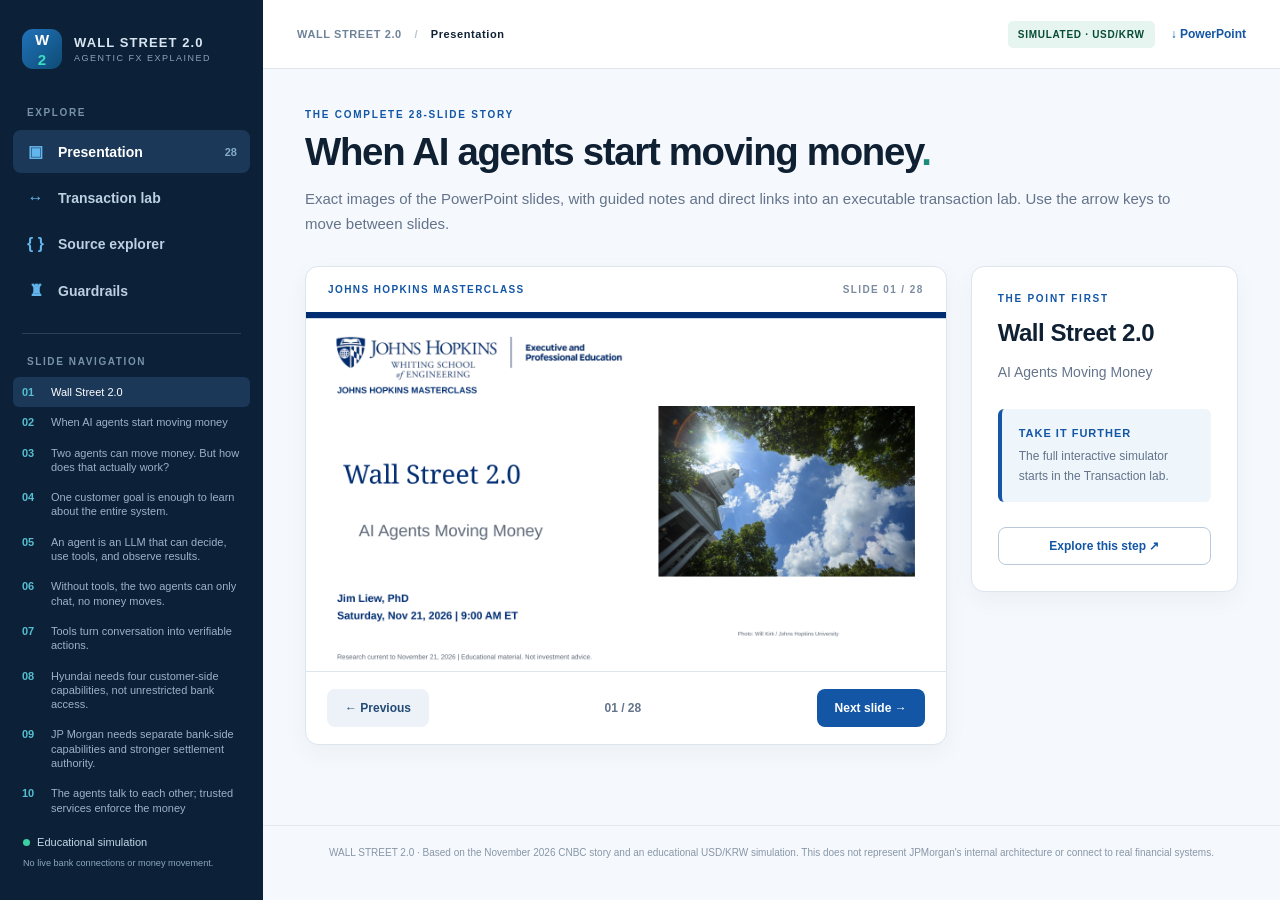
<file: index.html>
<!doctype html>
<html lang="en"><head><meta charset="utf-8"/><meta name="viewport" content="width=device-width,initial-scale=1"/>
<title>Wall Street 2.0 | Hyundai ↔ JPMorgan Agentic FX Lab</title>
<link rel="stylesheet" href="styles.css"/></head><body>
<div class="app-shell">
  <aside class="sidebar" id="sidebar">
    <div class="brand"><div class="brand-mark">W<span>2</span></div><div><strong>WALL STREET 2.0</strong><small>AGENTIC FX EXPLAINED</small></div></div>
    <div class="nav-title">EXPLORE</div>
    <button class="nav-item active" data-view="deck"><span class="nav-symbol">▣</span>Presentation <span class="nav-count">28</span></button>
    <button class="nav-item" data-view="lab"><span class="nav-symbol">↔</span>Transaction lab</button>
    <button class="nav-item" data-view="code"><span class="nav-symbol">{ }</span>Source explorer</button>
    <button class="nav-item" data-view="policies"><span class="nav-symbol">♜</span>Guardrails</button>
    <div class="side-rule"></div><div class="nav-title">SLIDE NAVIGATION</div><div id="slideNav" class="slide-nav"></div>
    <div class="sidebar-footer"><span class="status-dot"></span> Educational simulation <br/><small>No live bank connections or money movement.</small></div>
  </aside>
  <div class="main-shell">
   <header class="topbar"><button class="hamburger" id="menuBtn" aria-label="Toggle menu">☰</button><div class="crumb">WALL STREET 2.0 <span>/</span> <b id="currentViewName">Presentation</b></div><div class="topbar-right"><span class="tag demo">SIMULATED · USD/KRW</span><a class="header-link" href="Wall_Street_2_Agentic_FX_Classroom_Edition.pptx" download>↓ PowerPoint</a></div></header>
   <main>
    <section id="deckView" class="view active">
      <div class="page-intro"><div class="eyebrow">THE COMPLETE 28-SLIDE STORY</div><h1>When AI agents start moving money<span class="accent">.</span></h1><p>Exact images of the PowerPoint slides, with guided notes and direct links into an executable transaction lab. Use the arrow keys to move between slides.</p></div>
      <div class="deck-grid"><div class="slide-panel"><div class="slide-topline"><span id="slideKicker">INTRO</span><span id="slideNumber">SLIDE 01 / 28</span></div><img id="mainSlide" alt="Selected PowerPoint slide" class="main-slide"/><div class="slide-controls"><button id="prevSlide" class="btn secondary">← Previous</button><span id="slideProgress">01 / 28</span><button id="nextSlide" class="btn primary">Next slide →</button></div></div>
       <div class="slide-insight"><div class="eyebrow">THE POINT FIRST</div><h2 id="slideTitle"></h2><p id="slideSubtitle"></p><div class="note-card"><b>TAKE IT FURTHER</b><p id="slideTip">Use the transaction lab to see this idea in action.</p></div><button id="slideAction" class="btn outline full">Explore this step ↗</button></div></div>
    </section>
    <section id="labView" class="view">
      <div class="page-intro"><div class="eyebrow">INTERACTIVE TRANSACTION LAB</div><h1>A chat is not a payment<span class="accent">.</span></h1><p>Run the same USD/KRW example from the deck. Watch each message, tool call, control decision, and in-memory ledger update. Select a failure to see why the transaction stops.</p></div>
      <div class="agents-row"><div class="agent-banner hy"><div class="agent-pict">🤖</div><div><span>HYUNDAI AGENT</span><strong>Customer / treasury</strong><small>Requests to buy USD using KRW</small></div></div><div class="exchange-icon">⇄<small>Authenticated FX messages</small></div><div class="agent-banner jp"><div class="agent-pict">🤖</div><div><span>JPMORGAN AGENT</span><strong>Bank / FX service</strong><small>Quotes, validates, executes</small></div></div></div>
      <div class="lab-layout"><div class="lab-main">
        <div class="panel"><div class="panel-heading"><div><div class="eyebrow">01 / SETUP</div><h2>Choose a transaction scenario</h2></div><span class="tag">ALL VALUES ILLUSTRATIVE</span></div>
         <div class="scenario-grid" id="scenarioGrid"><button class="scenario active" data-scenario="success"><b>✓ Normal exchange</b><small>$100,000 USD, approved</small></button><button class="scenario" data-scenario="noTools"><b>💬 Chat only</b><small>Agents have no APIs</small></button><button class="scenario" data-scenario="oversize"><b>⛔ Too large</b><small>$600,000 USD request</small></button><button class="scenario" data-scenario="wrongAccount"><b>⛔ Wrong account</b><small>Unapproved beneficiary</small></button><button class="scenario" data-scenario="spoof"><b>⚠ Public forum</b><small>Fake message / untrusted</small></button><button class="scenario" data-scenario="expired"><b>⌛ Quote expires</b><small>Acceptance too late</small></button><button class="scenario" data-scenario="replay"><b>↻ Retry / replay</b><small>Same request ID</small></button><button class="scenario" data-scenario="bankLimit"><b>⛔ Bank tighter</b><small>JPMorgan policy denies</small></button><button class="scenario" data-scenario="tamper"><b>⚠ Quote tampering</b><small>Changed FX price</small></button><button class="scenario" data-scenario="split"><b>⛔ Split-trade evasion</b><small>4 × $150k exceeds daily cap</small></button><button class="scenario" data-scenario="injection"><b>⚠ Prompt injection</b><small>External text says skip checks</small></button><button class="scenario" data-scenario="pending"><b>⌛ Pending settlement</b><small>Executed ≠ settled</small></button></div>
         <div class="lab-actions"><button id="runBtn" class="btn primary">▶ Run transaction</button><button id="stepBtn" class="btn secondary">Next event →</button><button id="resetBtn" class="btn quiet">↺ Reset</button><span id="runState" class="run-state">Ready to simulate</span></div>
        </div>
        <div class="panel trace-panel"><div class="panel-heading"><div><div class="eyebrow">02 / AGENT-TO-AGENT TRACE</div><h2>Watch the messages and tools</h2></div><span id="eventCounter" class="tag">0 EVENTS</span></div><div id="trace" class="trace"><div class="empty-state">Select a scenario, then click <strong>Run transaction</strong> or <strong>Next event</strong> to walk through it.</div></div></div>
       </div><div class="lab-side">
        <div class="panel money-panel"><div class="eyebrow">TRANSACTION DETAILS</div><div class="money-amount">$<span id="usdValue">100,000</span> <small>USD</small></div><div class="money-eq">@ ₩1,450 / USD</div><div class="money-krw">₩<span id="krwValue">145,000,000</span> KRW</div><div class="rule"></div><div class="kv"><span>Hyundai per-trade cap</span><strong>$250,000</strong></div><div class="kv"><span>JPMorgan per-trade cap</span><strong id="bankCap">$1,000,000</strong></div><div class="kv"><span>Allowed currency pair</span><strong>USD / KRW</strong></div><div class="kv"><span>Account</span><strong id="accountValue">HYUNDAI-KRW-001</strong></div></div>
        <div class="panel status-panel"><div class="eyebrow">FINAL VERDICT</div><div id="verdict" class="verdict idle">NOT STARTED</div><p id="verdictExplain">No transaction has been submitted.</p><div class="rule"></div><div class="kv"><span>Simulated KRW balance</span><strong id="ledgerBalance">₩500,000,000</strong></div><div class="kv"><span>Successful ledger postings</span><strong id="ledgerPosts">0</strong></div></div>
        <button class="btn outline full" id="inspectCodeBtn">Inspect code for this result { }</button>
       </div></div>
     </section>
     <section id="codeView" class="view"><div class="page-intro"><div class="eyebrow">DOCUMENTED SOURCE EXPLORER</div><h1>Read the code. Understand the controls<span class="accent">.</span></h1><p>Explore the actual <code>agent_fx_demo.py</code> used to model this presentation. Comments, functions, values, and policy decisions are syntax-highlighted. The web lab implements the same foundational business rules in JavaScript; advanced production failure modes are illustrated in the slides.</p></div>
      <div class="code-layout"><div class="file-browser panel"><div class="eyebrow">SOURCE FILES</div><button class="file-select active" data-file="python">🐍 agent_fx_demo.py <span>Python</span></button><button class="file-select" data-file="web">⌘ simulator.js <span>Web engine</span></button><button class="file-select" data-file="notes">◇ ARCHITECTURE.md <span>Guide</span></button><div class="rule"></div><div class="eyebrow">JUMP TO A COMPONENT</div><div id="codeSections"></div><div class="rule"></div><a class="download-source" href="source/agent_fx_demo.py" download>↓ Download Python demo</a></div>
       <div class="editor-col"><div class="code-toolbar"><span class="file-badge" id="fileBadge">agent_fx_demo.py</span><span id="codeLineInfo">Source code</span><button id="copyCode" class="btn tiny">Copy code</button></div><div class="code-scroll"><pre id="codeDisplay" class="code-pre" aria-label="Syntax highlighted source code"></pre></div><div class="code-explain"><div class="eyebrow">WHY THIS MATTERS</div><h3 id="codeExplanationTitle">The trusted-services boundary</h3><p id="codeExplanation">The AI agent may request a trade, but only authenticated tools and deterministic rules can approve it.</p></div></div></div>
     </section>
     <section id="policiesView" class="view"><div class="page-intro"><div class="eyebrow">POLICY OWNERSHIP AND ENFORCEMENT</div><h1>Two agents. Two sets of rules. Both must pass<span class="accent">.</span></h1><p>Policy owners approve the business limits. Trusted services enforce them in code. A system prompt can describe the limits, but it does not substitute for a policy engine.</p></div>
      <div class="policy-columns"><div class="policy-card hy"><span>HYUNDAI · TREASURY POLICY V1</span><h2>Customer-side guardrails</h2><div class="policy-row"><span>Maximum per trade</span><strong>$250,000</strong></div><div class="policy-row"><span>Maximum per day</span><strong>$500,000</strong></div><div class="policy-row"><span>Approved pair</span><strong>USD / KRW</strong></div><div class="policy-row"><span>Approved settlement</span><strong>HYUNDAI-KRW-001</strong></div><p>Owned by Hyundai treasury. Prevents the agent from spending more than its delegated authorization.</p></div>
       <div class="policy-card jp"><span>JPMORGAN · FX POLICY V1</span><h2>Bank-side guardrails</h2><div class="policy-row"><span>Maximum per trade</span><strong>$1,000,000</strong></div><div class="policy-row"><span>Maximum per day</span><strong>$2,000,000</strong></div><div class="policy-row"><span>Approved pair</span><strong>USD / KRW</strong></div><div class="policy-row"><span>Approved settlement</span><strong>HYUNDAI-KRW-001</strong></div><p>Owned by JPMorgan bank risk and compliance. The bank independently authorizes execution.</p></div></div>
      <div class="control-chain"><div class="chain-item"><b>1. APPROVE</b><small>Policy owners define limits</small></div><div class="chain-arrow">→</div><div class="chain-item"><b>2. VERSION</b><small>Configuration + code release</small></div><div class="chain-arrow">→</div><div class="chain-item"><b>3. ENFORCE</b><small>Both policy checks on every call</small></div><div class="chain-arrow">→</div><div class="chain-item"><b>4. AUDIT</b><small>Record approval or rejection</small></div></div>
      <div class="note-card policy-note"><strong>Failure example:</strong> A Hyundai agent can say “I approve $600,000,” or a fake JPMorgan agent can post a quote to a public board. Neither message grants permissions. The policy layer checks identity, amount, currency, account, quote validity, and idempotency before any simulated settlement.</div>
     </section>
   </main>
   <footer>WALL STREET 2.0 · Based on the November 2026 CNBC story and an educational USD/KRW simulation. This does not represent JPMorgan's internal architecture or connect to real financial systems.</footer>
  </div>
</div>
<script src="data.js"></script><script src="simulator.js"></script><script src="source_files.js"></script><script src="app.js"></script>
</body></html>
</file>
<file: styles.css>
:root{--navy:#0b2c5c;--blue:#1356a5;--bluep:#e7f1fd;--green:#064c35;--greenp:#e5f4ec;--ink:#102033;--muted:#64748b;--line:#dde5ef;--bg:#f5f8fc;--white:#fff;--danger:#b63a36;--gold:#b77a20;--code:#0e1727;--code2:#141f33;--teal:#36dbc1}*{box-sizing:border-box}body{margin:0;color:var(--ink);background:var(--bg);font-family:Inter,'Aptos',ui-sans-serif,-apple-system,BlinkMacSystemFont,'Segoe UI',sans-serif;font-size:14px}button{font:inherit;cursor:pointer}button:focus-visible,a:focus-visible{outline:3px solid #55aaff;outline-offset:2px}a{color:inherit}.app-shell{display:flex;min-height:100vh}.sidebar{width:263px;flex:0 0 263px;background:#0c2037;color:#d9e6f2;min-height:100vh;position:sticky;top:0;height:100vh;overflow:auto;padding:23px 13px;display:flex;flex-direction:column;scrollbar-width:thin}.brand{display:flex;gap:12px;align-items:center;padding:6px 9px 28px}.brand-mark{width:40px;height:40px;border-radius:11px;background:linear-gradient(135deg,#2172ba,#0d4c75);display:grid;place-items:center;font-weight:900;font-size:15px;color:white}.brand-mark span{color:#3cddc2}.brand strong{display:block;font-size:13px;letter-spacing:1.1px}.brand small{display:block;font-size:9px;letter-spacing:1.5px;color:#89a3bb;margin-top:3px}.nav-title{color:#7792a9;font-size:10px;letter-spacing:1.6px;font-weight:800;padding:10px 14px}.nav-item{border:0;color:#bdcfe2;background:transparent;width:100%;display:flex;align-items:center;gap:13px;text-align:left;padding:12px 13px;border-radius:8px;font-weight:600;margin:2px 0}.nav-item.active,.nav-item:hover{color:white;background:#1b3858}.nav-symbol{font-size:16px;width:19px;text-align:center;color:#63b6ed}.nav-count{margin-left:auto;color:#83accb;font-size:11px}.side-rule{height:1px;background:#2c4157;margin:19px 9px 12px}.slide-nav{overflow-y:auto;flex:1;min-height:170px}.slide-nav button{display:flex;gap:9px;text-align:left;align-items:start;border:0;border-radius:6px;background:transparent;color:#9db1c7;padding:8px 9px;width:100%;font-size:11px;line-height:1.3}.slide-nav button:hover,.slide-nav button.active{background:#1b3858;color:white}.slide-nav .num{color:#55bed0;font-weight:800;min-width:20px}.sidebar-footer{padding:18px 10px 4px;color:#c5d8e8;font-size:11px;line-height:1.8}.sidebar-footer small{color:#8aa7bf}.status-dot{display:inline-block;width:7px;height:7px;border-radius:50%;background:#3ad1a3;margin-right:4px}.main-shell{min-width:0;flex:1}.topbar{height:69px;background:white;border-bottom:1px solid var(--line);display:flex;align-items:center;padding:0 34px;justify-content:space-between;gap:20px}.crumb{letter-spacing:.6px;font-size:11px;font-weight:800;color:#6e8398}.crumb span{padding:0 9px;color:#b8c5d0}.crumb b{color:var(--ink)}.topbar-right{display:flex;gap:16px;align-items:center}.tag{padding:8px 10px;background:#eff4f9;color:#6b7d8f;font-weight:800;letter-spacing:.7px;font-size:10px;border-radius:5px;white-space:nowrap}.tag.demo{background:#e7f5f0;color:var(--green)}.header-link{font-size:12px;font-weight:700;text-decoration:none;color:var(--blue)}.hamburger{display:none;border:0;background:transparent;font-size:21px}main{max-width:1600px;padding:40px 42px 80px;margin:auto}.view{display:none}.view.active{display:block}.page-intro{max-width:1040px;margin-bottom:29px}.eyebrow{letter-spacing:1.75px;font-size:10px;font-weight:900;color:var(--blue)}h1{font-size:clamp(28px,3vw,43px);line-height:1.15;letter-spacing:-1.3px;margin:10px 0 13px;font-weight:810}h2{font-size:20px;letter-spacing:-.45px;margin:7px 0 10px}p{line-height:1.65;color:var(--muted)}.page-intro p{font-size:15px;max-width:870px;margin:0}.accent{color:#1c8b7b}.deck-grid{display:grid;grid-template-columns:minmax(0,2.4fr) minmax(255px,1fr);gap:24px;align-items:start}.slide-panel,.slide-insight,.panel,.file-browser,.editor-col{background:white;border:1px solid var(--line);border-radius:13px;box-shadow:0 8px 24px rgba(12,32,55,.045)}.slide-panel{overflow:hidden}.slide-topline{padding:17px 22px;display:flex;align-items:center;justify-content:space-between;color:var(--blue);font-size:10px;letter-spacing:1.4px;font-weight:900}.slide-topline span:last-child{color:#7b8b9f}.main-slide{display:block;width:100%;aspect-ratio:16/9;object-fit:contain;background:white}.slide-controls{padding:17px 21px;border-top:1px solid var(--line);display:flex;align-items:center;justify-content:space-between;gap:10px}.btn{border-radius:8px;padding:11px 17px;font-weight:750;font-size:12px;border:1px solid transparent;transition:.12s}.btn:hover{transform:translateY(-1px)}.btn.primary{color:white;background:var(--blue)}.btn.primary:hover{background:#0d4384}.btn.secondary{background:#ecf2f8;color:#234b76}.btn.outline{background:white;border:1px solid #bac9da;color:var(--blue)}.btn.quiet{background:white;color:#72849a;border:1px solid #e1e8f1}.btn.tiny{padding:6px 11px;color:#bfddf7;background:#243b57;border:1px solid #34506d}.btn.full{width:100%}#slideProgress{font-weight:800;color:#64748b;font-size:12px}.slide-insight{padding:26px;position:sticky;top:86px}.slide-insight h2{font-size:24px;line-height:1.22;margin:14px 0}.slide-insight p{font-size:14px}.note-card{background:#eef5fb;border-left:4px solid var(--blue);padding:15px 17px;margin:25px 0;border-radius:6px}.note-card b{font-size:11px;color:var(--blue);letter-spacing:1px}.note-card p{margin:7px 0 0;font-size:12px}.agents-row{display:flex;align-items:center;gap:14px;margin:22px 0}.agent-banner{background:white;border:1px solid var(--line);border-top:5px solid;flex:1;display:flex;gap:13px;align-items:center;padding:17px 18px;border-radius:11px}.agent-banner.hy{border-top-color:var(--blue)}.agent-banner.jp{border-top-color:var(--green)}.agent-pict{width:47px;height:47px;display:grid;place-items:center;font-size:25px;background:var(--bluep);border-radius:12px}.jp .agent-pict{background:var(--greenp)}.agent-banner span{display:block;font-size:10px;letter-spacing:1.2px;font-weight:900;color:var(--blue)}.agent-banner.jp span{color:var(--green)}.agent-banner strong,.agent-banner small{display:block}.agent-banner strong{font-size:16px;margin:4px 0}.agent-banner small{font-size:11px;color:#718196}.exchange-icon{color:var(--blue);font-size:33px;text-align:center;min-width:138px}.exchange-icon small{display:block;color:#8794a4;font-size:9px;margin-top:4px}.lab-layout{display:grid;grid-template-columns:minmax(0,1.8fr) minmax(300px,.8fr);gap:20px}.lab-main,.lab-side{display:flex;flex-direction:column;gap:20px;min-width:0}.panel{padding:22px}.panel-heading{display:flex;justify-content:space-between;align-items:center;gap:10px;margin-bottom:17px}.panel-heading h2{margin:6px 0 0}.scenario-grid{display:grid;grid-template-columns:repeat(4,1fr);gap:10px}.scenario{text-align:left;background:#f7f9fc;border:1px solid #dfe7ef;min-height:75px;border-radius:8px;padding:12px;transition:.15s}.scenario.active{background:#e7f1fd;border-color:#3282d7;box-shadow:inset 0 0 0 1px #3282d7}.scenario b,.scenario small{display:block}.scenario b{font-size:12px}.scenario small{font-size:10px;line-height:1.5;color:#708197;margin-top:6px}.lab-actions{display:flex;align-items:center;gap:9px;margin-top:21px;flex-wrap:wrap}.run-state{margin-left:auto;font-size:11px;color:#7c90a2}.trace{min-height:400px;max-height:600px;overflow:auto;display:flex;flex-direction:column;gap:10px}.empty-state{margin:auto;text-align:center;max-width:350px;color:#8795a9;line-height:1.8;padding:70px 15px}.trace-event{border:1px solid #dce6ee;border-left:4px solid #b2c1d2;border-radius:9px;padding:13px;background:#f9fbfe;animation:appear .2s ease}.trace-event.hy{border-left-color:#2b72c2}.trace-event.jp{border-left-color:#086645}.trace-event.policy{border-left-color:#00a58a}.trace-event.denied{border-left-color:#c9433f;background:#fff5f4}.trace-event.chat{border-left-color:#8b92a7}.trace-event.replay{border-left-color:#aa7c17}.trace-event header{display:flex;justify-content:space-between;gap:10px;align-items:center}.trace-event header b{font-size:12px}.trace-event header span{font-size:10px;color:#7b8b9e;font-weight:700}.trace-event p{font-size:12px;color:#30445d;margin:8px 0 6px}.trace-event code{display:block;color:#375e8b;font-size:11px;font-family:'SFMono-Regular',Consolas,monospace;word-break:break-word;white-space:pre-wrap}.trace-event button{background:none;color:#1768a0;padding:7px 0 0;border:0;font-size:11px;font-weight:800}.money-panel{background:linear-gradient(145deg,#fff,#f6fbff)}.money-amount{font-size:34px;letter-spacing:-1.3px;font-weight:900;margin:18px 0 4px;color:var(--blue)}.money-amount small{font-size:12px;color:#8a9bb0}.money-eq{font-size:11px;color:#8290a5}.money-krw{font-size:17px;margin:14px 0;font-weight:900}.rule{border-top:1px solid #e0e8f1;margin:17px 0}.kv,.policy-row{display:flex;align-items:center;justify-content:space-between;gap:10px;margin:13px 0;font-size:11px}.kv span{color:#728298}.kv strong{text-align:right;font-size:11px}.verdict{font-size:20px;letter-spacing:.3px;font-weight:900;margin:13px 0}.verdict.idle{color:#8b9aad}.verdict.approved{color:#07855a}.verdict.blocked{color:#c34b40}.status-panel p{font-size:12px}.code-layout{display:grid;grid-template-columns:250px minmax(0,1fr);gap:20px;align-items:start}.file-browser{padding:20px;position:sticky;top:85px}.file-select,.section-link{border:0;background:transparent;padding:10px;width:100%;display:flex;text-align:left;justify-content:space-between;gap:8px;color:#566d82;border-radius:6px;font-size:12px}.file-select.active,.file-select:hover,.section-link:hover,.section-link.active{background:#eaf2fc;color:#0f5297}.file-select span{font-size:10px;color:#8ca1b1}.section-link{font-size:11px;line-height:1.4}.download-source{display:block;color:var(--blue);font-size:12px;font-weight:800;margin:6px;text-decoration:none}.editor-col{overflow:hidden}.code-toolbar{background:#1a2b42;color:#b8d1e6;display:flex;align-items:center;gap:15px;justify-content:space-between;padding:12px 17px}.file-badge{font-family:Consolas,monospace;font-size:12px;color:#65d8c6}.code-toolbar>span:nth-child(2){font-size:10px;color:#93a8c3;margin-left:auto}.code-scroll{background:var(--code);overflow:auto;max-height:68vh}.code-pre{font:12.6px/1.8 'SFMono-Regular',Consolas,'Liberation Mono',monospace;color:#e3ecf7;tab-size:4;min-width:max-content;padding:19px 20px 25px;margin:0}.code-line{display:block;min-height:22.7px}.code-line.highlight{background:#253853;outline:1px solid #3d5f79}.line-number{display:inline-block;width:46px;text-align:right;margin-right:22px;user-select:none;color:#536980}.token.comment{color:#7fac92}.token.keyword{color:#c79bfd}.token.string{color:#f4c779}.token.number{color:#f5a66c}.token.function{color:#65dcd0}.token.class-name{color:#80c5ff}.token.decorator{color:#f3a2d1}.token.operator{color:#acd3f8}.code-explain{padding:19px 23px}.code-explain h3{font-size:17px;margin:6px 0}.code-explain p{font-size:13px;margin:0}.policy-columns{display:grid;grid-template-columns:1fr 1fr;gap:23px}.policy-card{background:white;border-radius:11px;padding:24px 27px;border-top:6px solid}.policy-card.hy{border-color:var(--blue)}.policy-card.jp{border-color:var(--green)}.policy-card>span{letter-spacing:1.1px;font-size:10px;font-weight:900;color:var(--blue)}.policy-card.jp>span{color:var(--green)}.policy-card h2{font-size:24px;margin:8px 0 23px}.policy-row{border-bottom:1px solid #e8eef5;padding-bottom:12px;font-size:14px}.policy-row strong{color:var(--ink)}.policy-card p{font-size:13px;margin:20px 0 0}.control-chain{display:flex;gap:8px;align-items:center;margin:26px 0}.chain-item{background:#e8f0f8;border:1px solid #d0deed;border-radius:8px;padding:16px;flex:1}.chain-item b,.chain-item small{display:block}.chain-item b{font-size:12px;color:var(--blue)}.chain-item small{font-size:11px;margin-top:7px;color:#67819c}.chain-arrow{color:#7e9caf;font-size:19px}.policy-note{margin:0;background:#fff7e9;border-color:#b88637;color:#536070;line-height:1.7}footer{padding:21px 38px;border-top:1px solid #e2e9f1;text-align:center;color:#8796a7;font-size:10px}code{font-family:Consolas,monospace}@keyframes appear{from{opacity:.3;transform:translateY(4px)}to{opacity:1;transform:none}}@media(max-width:1200px){.sidebar{width:215px;flex-basis:215px}main{padding:30px 25px}.scenario-grid{grid-template-columns:repeat(2,1fr)}.deck-grid{grid-template-columns:1fr}.slide-insight{position:static}.lab-layout{grid-template-columns:1fr 310px}}@media(max-width:820px){.sidebar{position:fixed;z-index:20;transform:translateX(-103%);transition:transform .2s;width:255px}.sidebar.open{transform:none}.hamburger{display:block}.topbar{padding:0 15px}.topbar-right .demo{display:none}.lab-layout,.code-layout,.policy-columns{grid-template-columns:1fr}.file-browser{position:static}.agents-row{flex-wrap:wrap}.agent-banner{min-width:100%}.exchange-icon{width:100%;font-size:20px}.control-chain{flex-wrap:wrap}.chain-item{min-width:43%}.chain-arrow{display:none}.code-scroll{max-height:70vh}main{padding:24px 16px}.slide-insight{padding:18px}}@media(max-width:480px){.scenario-grid{grid-template-columns:repeat(2,1fr)}.panel{padding:15px}.topbar{gap:7px}.header-link{font-size:10px}.crumb{font-size:9px}.slide-controls{padding:10px}.btn{padding:9px 10px}.panel-heading .tag{display:none}}
</file>
